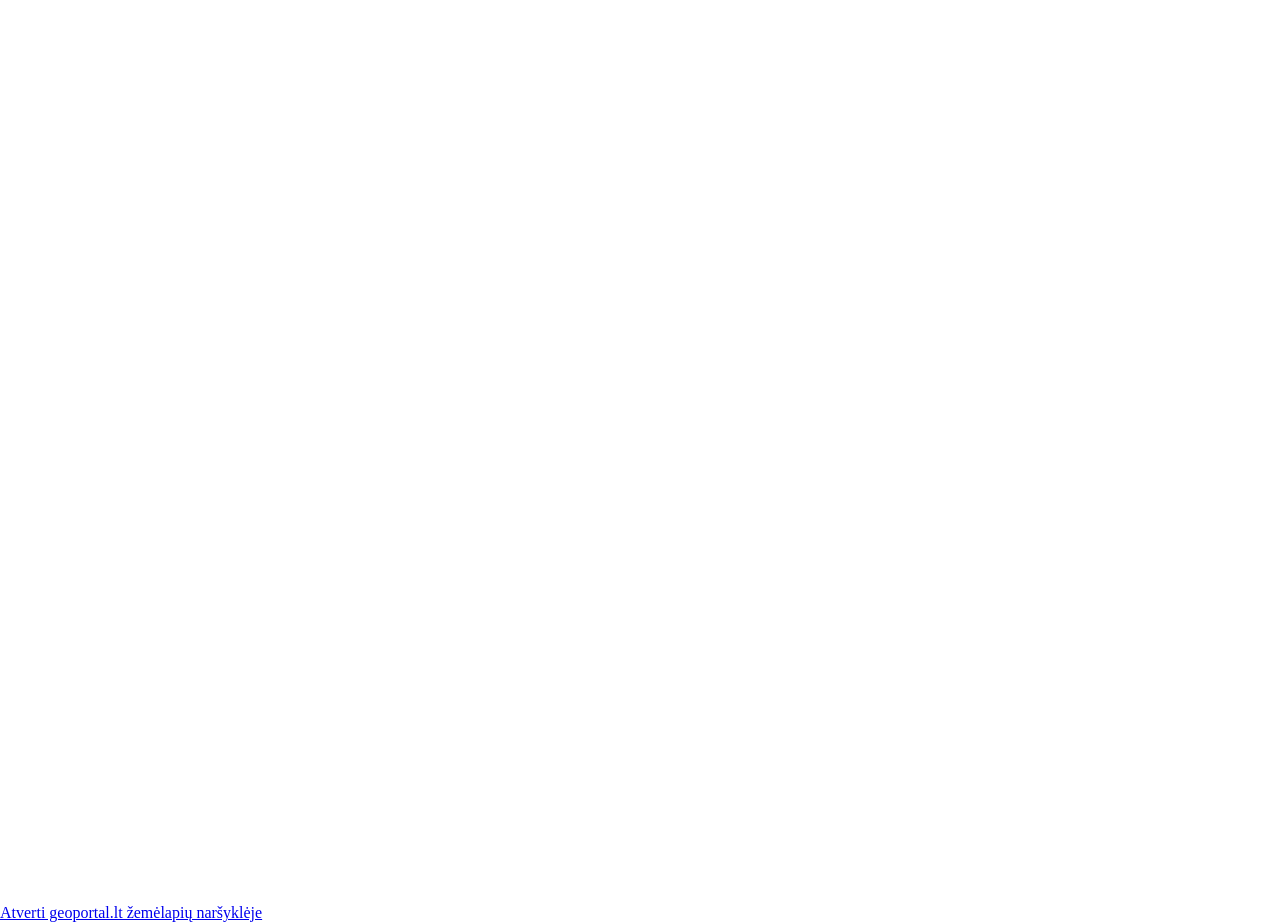
<file: 2_praktinis/index.html>
<!DOCTYPE html>
<html lang="en">
<head>
    <meta charset="UTF-8">
    <meta name="viewport" content="width=device-width, initial-scale=1.0">
    <title>Document</title>
    <style>
        html,
        body {
            height: 100%;
            margin: 0;
        }
    </style>  
</head>
<body>
    <iframe 
     width="100%" 
     height="100%" 
     frameborder="0" 
     scrolling="no" 
     marginheight="0" 
     marginwidth="0" 
     src="https://www.geoportal.lt/map/?mode=openMap#portalAction=openSavedMap&savedMapId=83906"
    ></iframe>
     <br><a 
     href="https://www.geoportal.lt/map/#portalAction=openSavedMap&savedMapId=83906" 
     target="_blank">Atverti geoportal.lt žemėlapių naršyklėje</a>
</body>
</html>
</file>
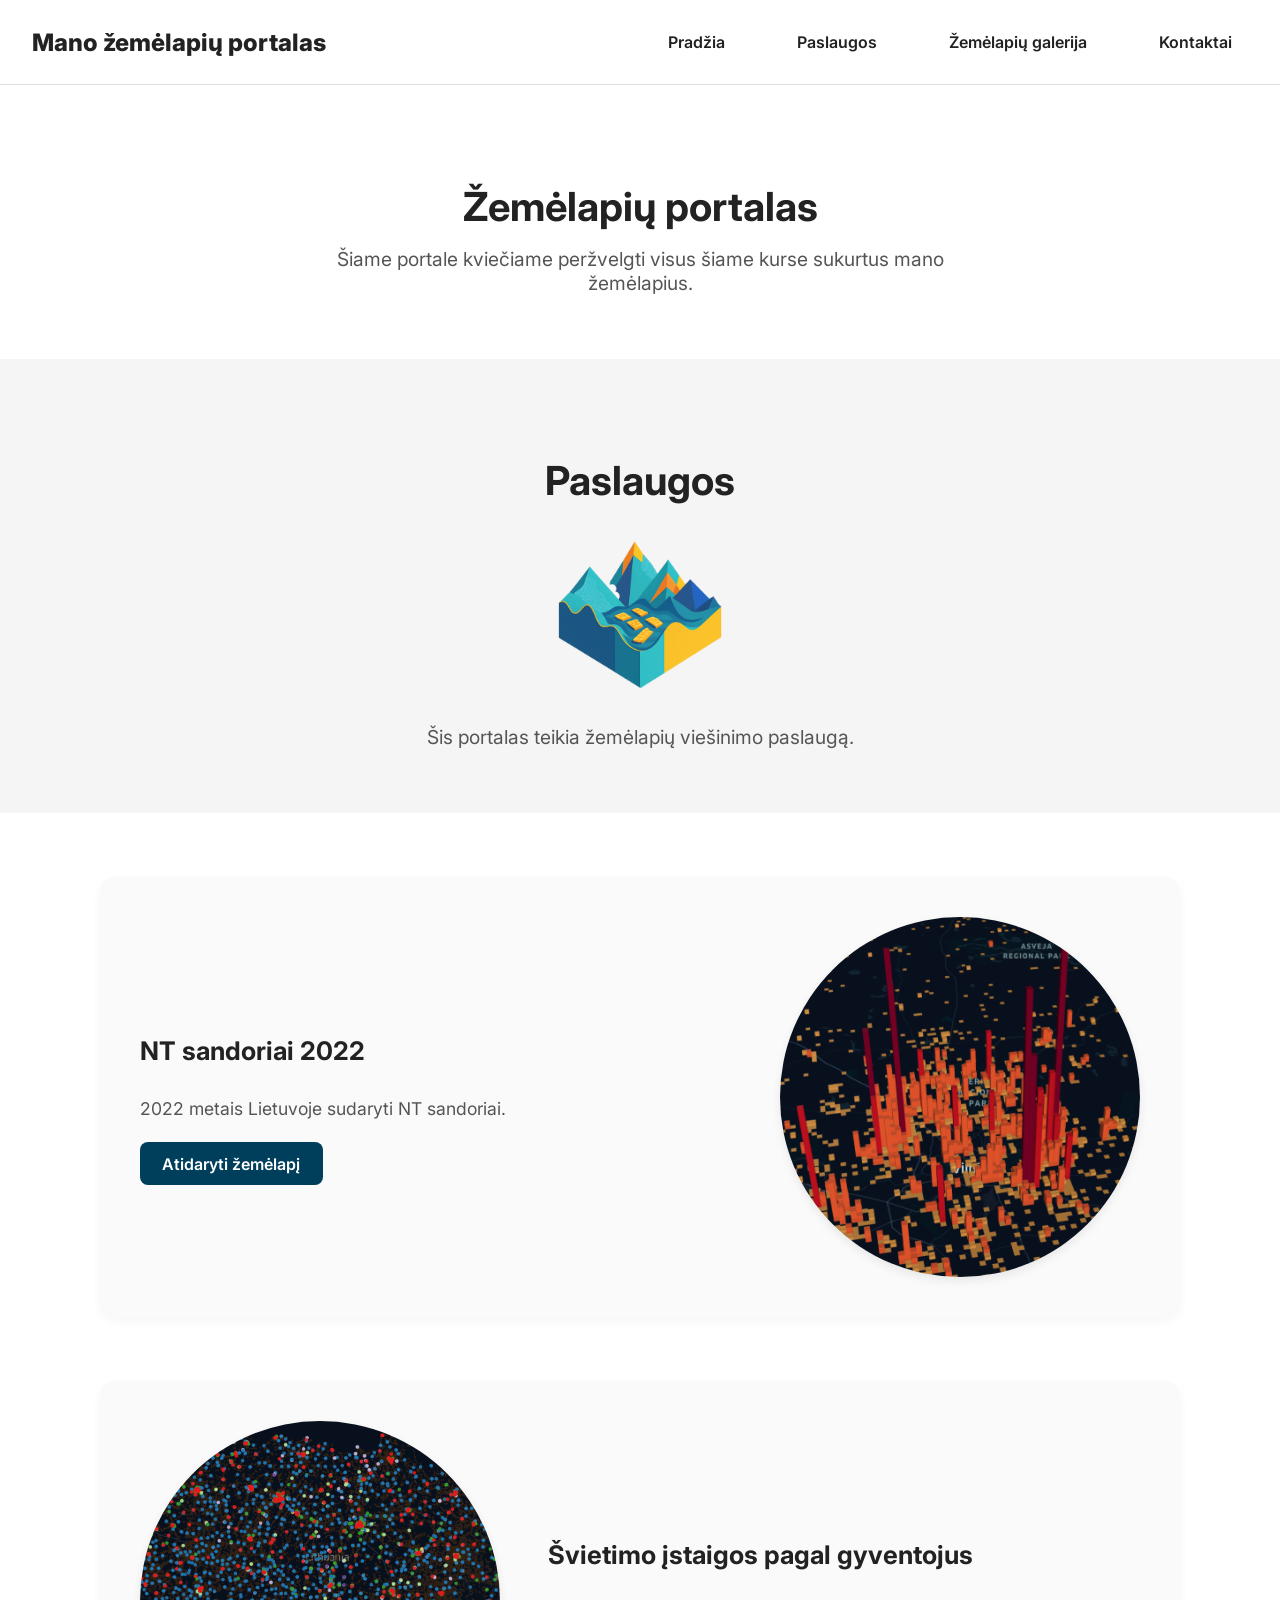
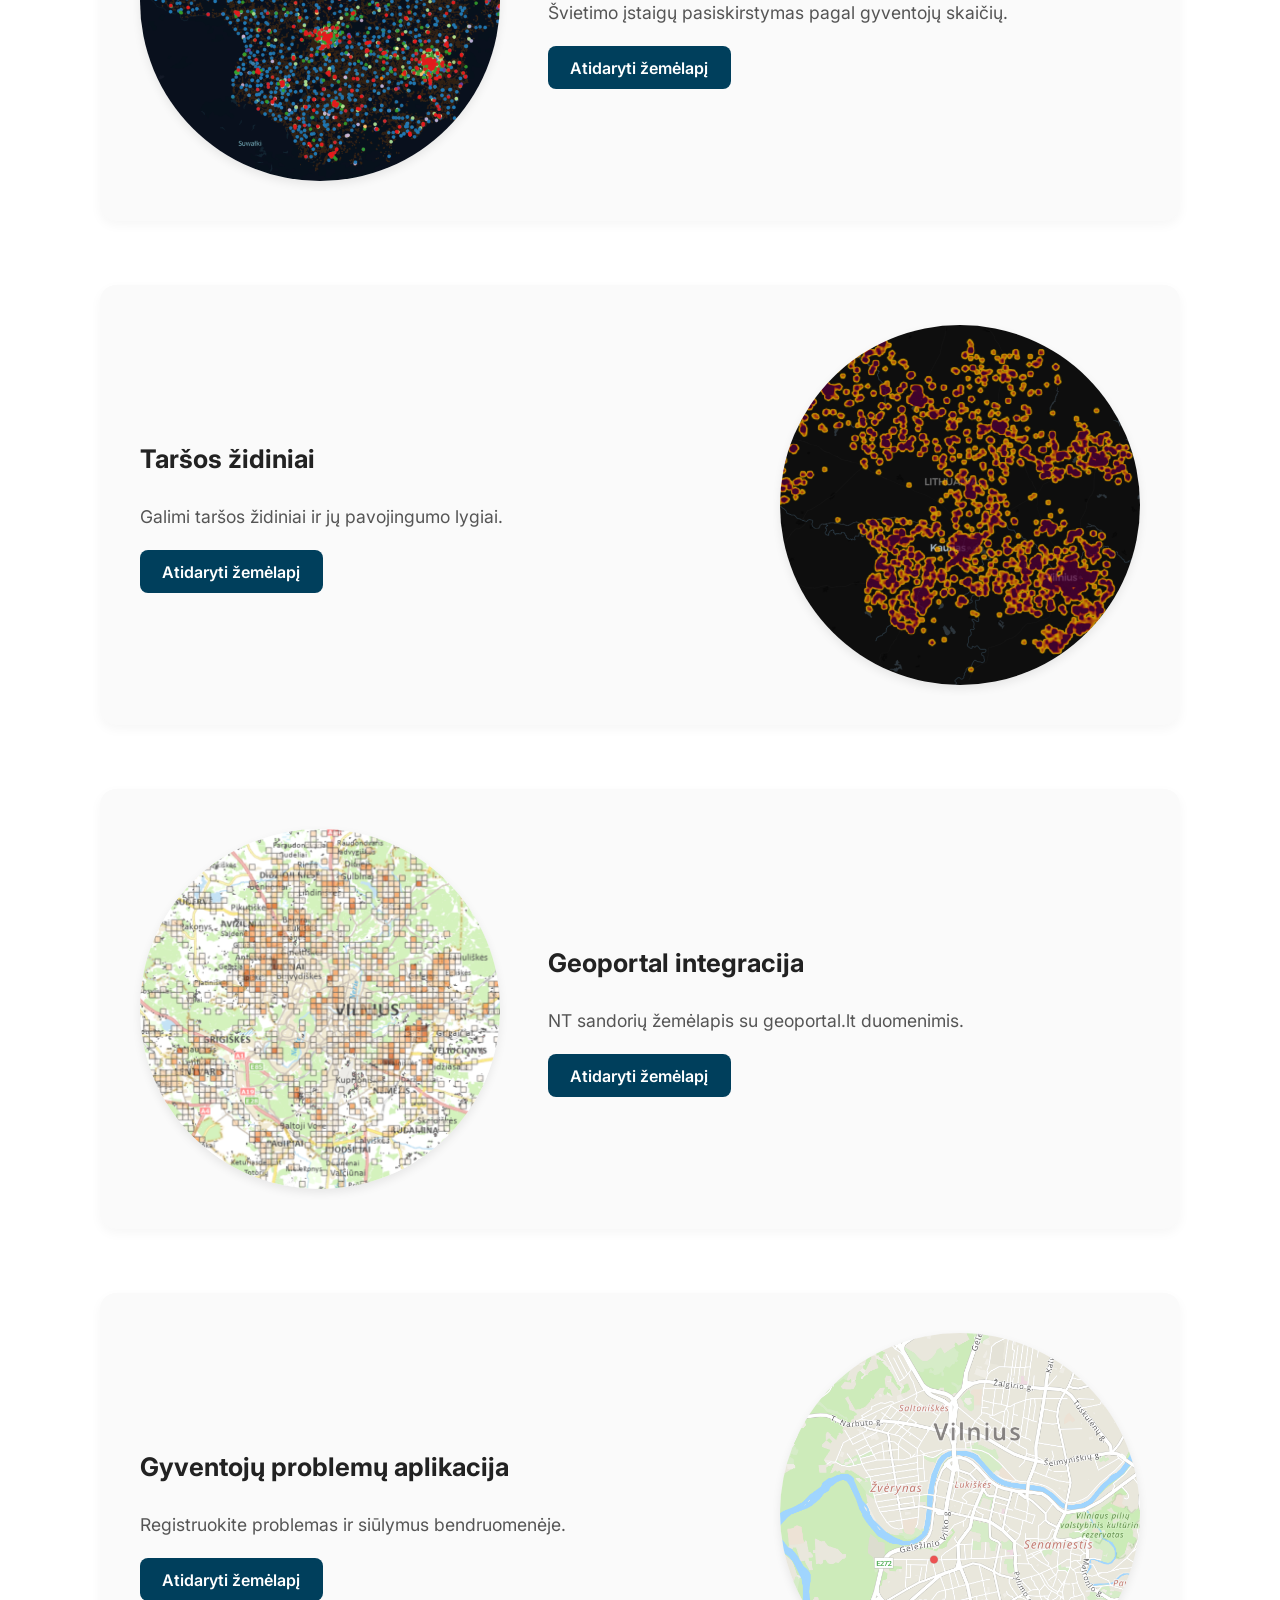
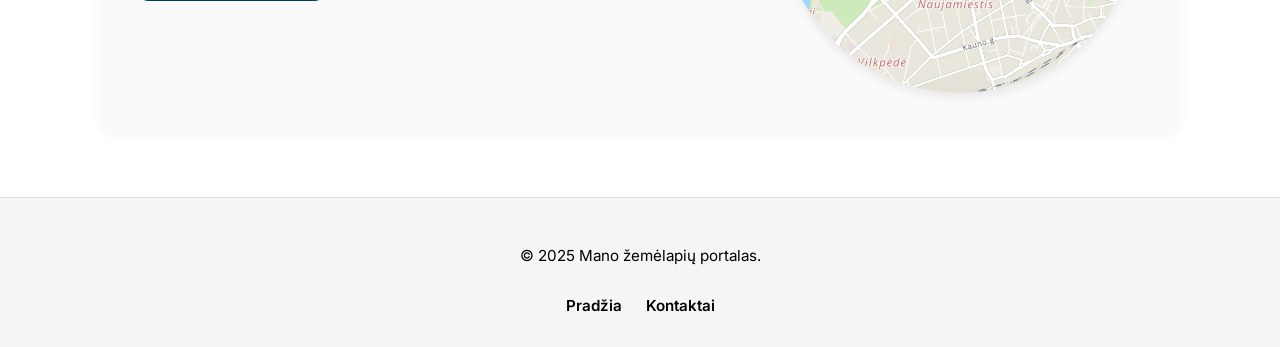
<file: 4_praktinis/index.html>
<!DOCTYPE html>
<html lang="lt">
<head>
  <meta charset="UTF-8" />
  <meta name="viewport" content="width=device-width, initial-scale=1.0" />
  <title>Mano žemėlapių portalas</title>
  <link rel="stylesheet" href="style.css" />
  <link href="https://fonts.googleapis.com/css2?family=Inter:wght@400;600;800&display=swap" rel="stylesheet">
</head>
<body>
  <header>
    <h1>Mano žemėlapių portalas</h1>
    <nav>
      <a href="index.html">Pradžia</a>
      <a href="#services">Paslaugos</a>
      <a href="#gallery">Žemėlapių galerija</a>
      <a href="contact.html">Kontaktai</a>
    </nav>
  </header>

  <section class="hero section-home">
    <h2>Žemėlapių portalas</h2>
    <p>Šiame portale kviečiame peržvelgti visus šiame kurse sukurtus mano žemėlapius.</p>
  </section>

  <section class="hero section-services" id="services">
    <h2>Paslaugos</h2>
    <img src="bg_intro.png" alt="Kalnų grafika" width="200">
    <p>Šis portalas teikia žemėlapių viešinimo paslaugą.</p>
  </section>
  
  <section class="section-gallery" id="gallery">
    <div class="card">
        <div class="card-row">
          <div class="card-text">
            <h3>NT sandoriai 2022</h3>
            <p>2022 metais Lietuvoje sudaryti NT sandoriai.</p>
            <a class="card-button" href="https://jonasvilkaitis.github.io/1_praktinis/map_1.html" target="_blank">Atidaryti žemėlapį</a>
          </div>
          <div class="card-image-bubble" style="background-image: url('map1.PNG'); background-size: cover; background-position: center;"></div>
        </div>
      </div>
      
    <div class="card">
      <div class="card-row reverse">
        <div class="card-text">
          <h3>Švietimo įstaigos pagal gyventojus</h3>
          <p>Švietimo įstaigų pasiskirstymas pagal gyventojų skaičių.</p>
          <a class="card-button" href="https://jonasvilkaitis.github.io/1_praktinis/map_2.html" target="_blank">Atidaryti žemėlapį</a>
        </div>
        <div class="card-image-bubble" style="background-image: url('Map2.PNG'); background-size: cover; background-position: center;"></div>
      </div>
    </div>
  
    <div class="card">
      <div class="card-row">
        <div class="card-text">
          <h3>Taršos židiniai</h3>
          <p>Galimi taršos židiniai ir jų pavojingumo lygiai.</p>
          <a class="card-button" href="https://jonasvilkaitis.github.io/1_praktinis/map_3.html" target="_blank">Atidaryti žemėlapį</a>
        </div>
        <div class="card-image-bubble" style="background-image: url('Map3.PNG'); background-size: cover; background-position: center;"></div>
      </div>
    </div>
  
    <div class="card">
      <div class="card-row reverse">
        <div class="card-text">
          <h3>Geoportal integracija</h3>
          <p>NT sandorių žemėlapis su geoportal.lt duomenimis.</p>
          <a class="card-button" href="https://jonasvilkaitis.github.io/2_praktinis/index.html" target="_blank">Atidaryti žemėlapį</a>
        </div>
        <div class="card-image-bubble" style="background-image: url('Map4.PNG'); background-size: cover; background-position: center;"></div>
      </div>
    </div>
  
    <div class="card">
      <div class="card-row">
        <div class="card-text">
          <h3>Gyventojų problemų aplikacija</h3>
          <p>Registruokite problemas ir siūlymus bendruomenėje.</p>
          <a class="card-button" href="https://jonasvilkaitis.github.io/3_praktinis/index.html" target="_blank">Atidaryti žemėlapį</a>
        </div>
        <div class="card-image-bubble" style="background-image: url('Map5.PNG'); background-size: cover; background-position: center;"></div>
      </div>
    </div>
  </section>

  <footer>
    <div class="footer-container">
      <p>© 2025 Mano žemėlapių portalas.</p>
      <div class="footer-links">
        <a href="index.html">Pradžia</a>
        <a href="contact.html">Kontaktai</a>
      </div>
    </div>
  </footer>
</file>
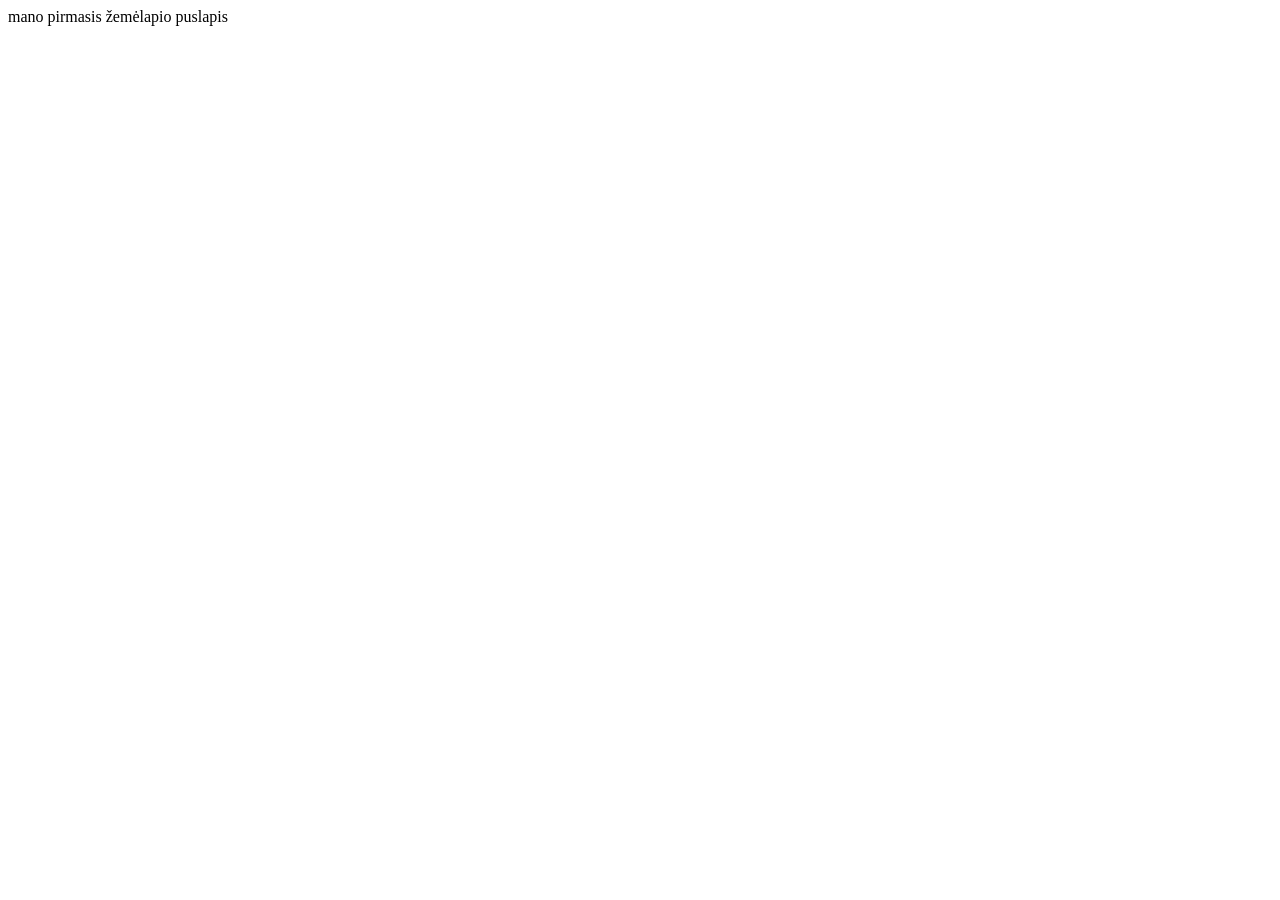
<file: 1_praktinis/map_1.html>
<!DOCTYPE html>
<html lang="en">
<head>
    <meta charset="UTF-8">
    <meta name="viewport" content="width=device-width, initial-scale=1.0">
    <title>map_1</title>
</head>
<body>
    mano pirmasis žemėlapio puslapis
</body>
</html>
</file>
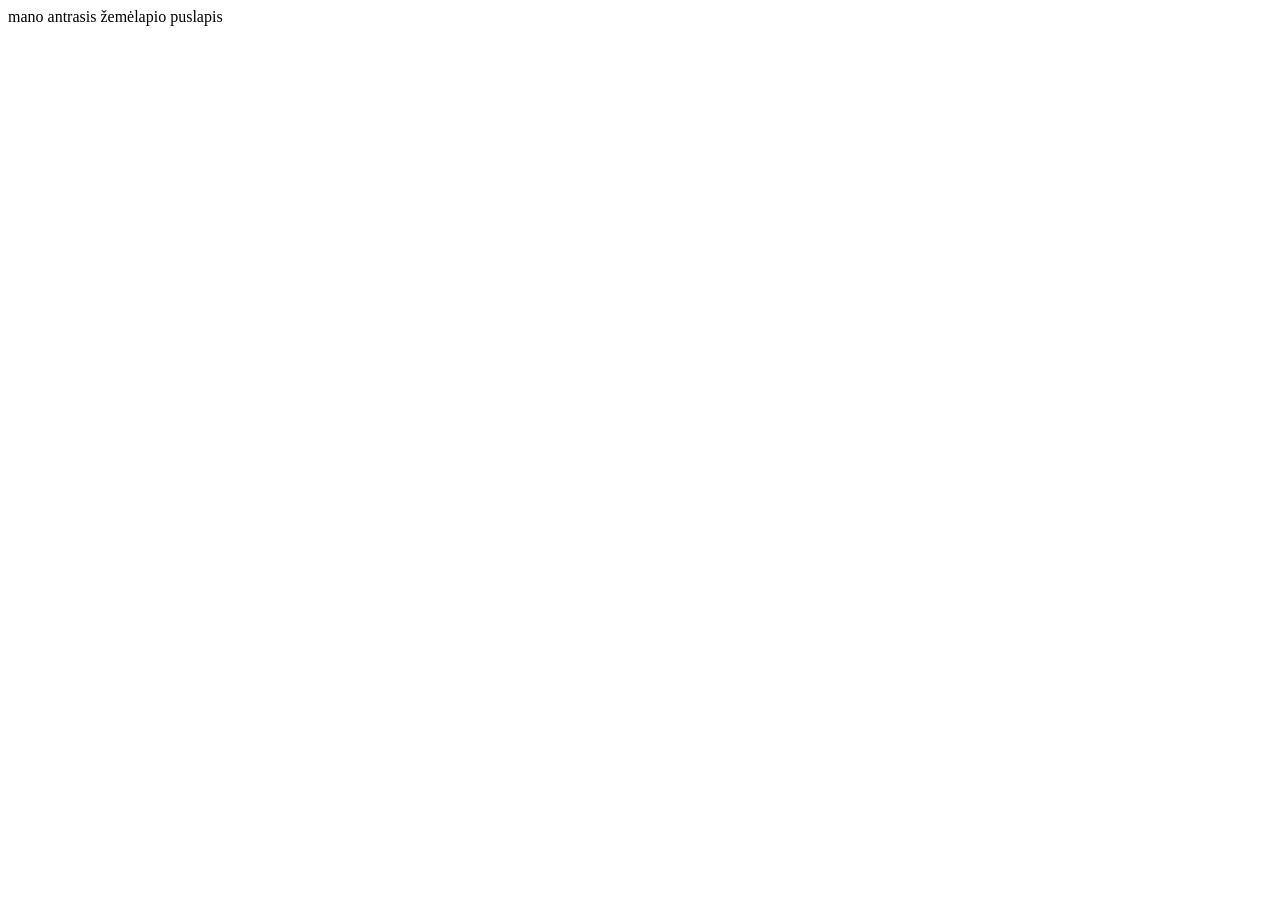
<file: 1_praktinis/map_2.html>
<!DOCTYPE html>
<html lang="en">
<head>
    <meta charset="UTF-8">
    <meta name="viewport" content="width=device-width, initial-scale=1.0">
    <title>map_2</title>
</head>
<body>
    mano antrasis žemėlapio puslapis
</body>
</html>
</file>
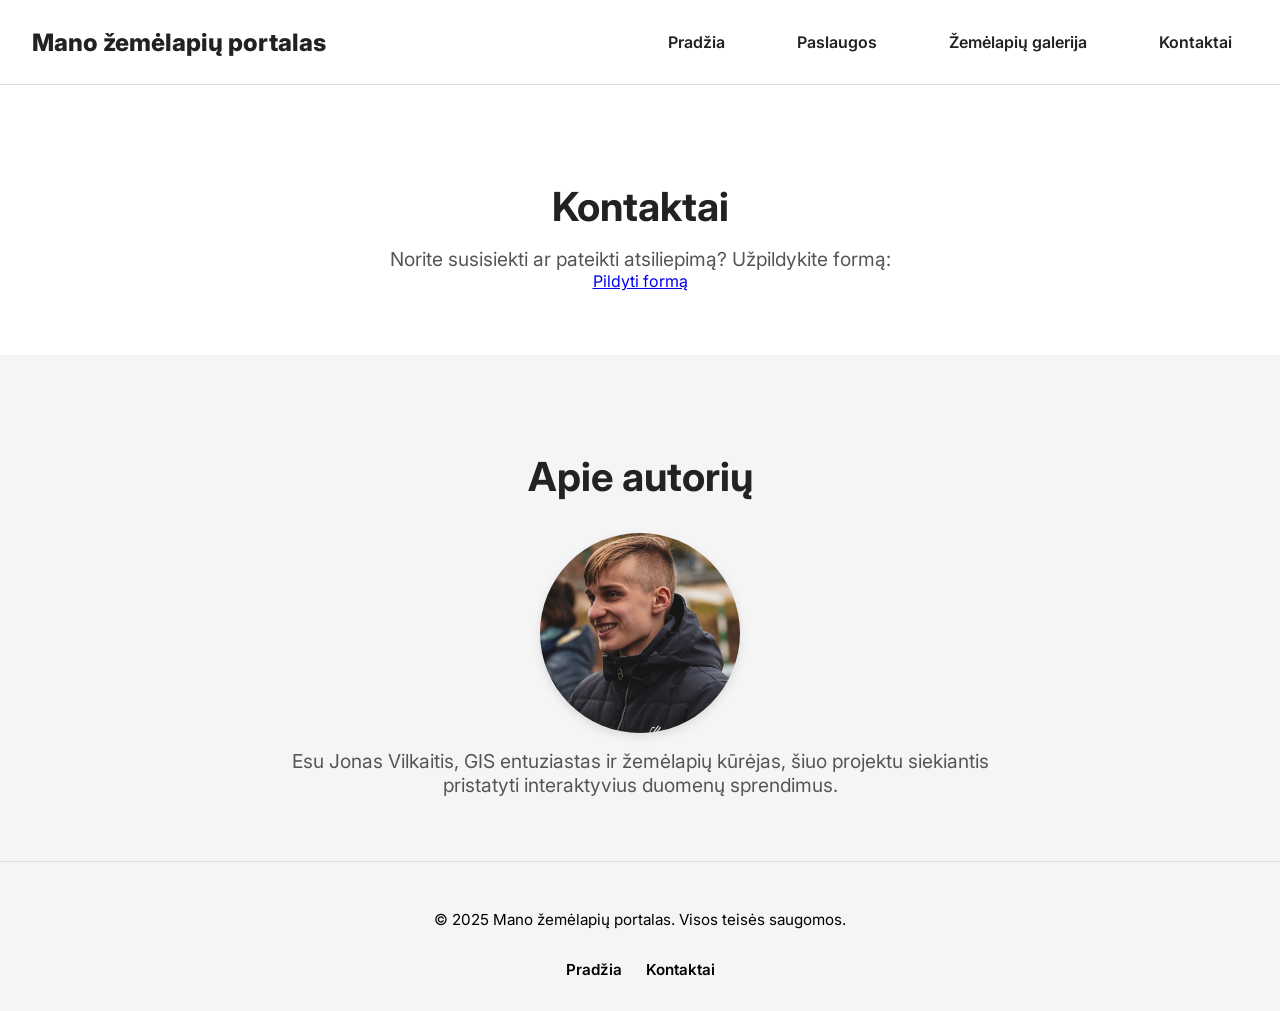
<file: 4_praktinis/contact.html>
<!DOCTYPE html>
<html lang="lt">
<head>
  <meta charset="UTF-8" />
  <meta name="viewport" content="width=device-width, initial-scale=1.0" />
  <title>Kontaktai</title>
  <link rel="stylesheet" href="style.css" />
  <link href="https://fonts.googleapis.com/css2?family=Inter:wght@400;600;800&display=swap" rel="stylesheet">
</head>
<body>
  <header>
    <h1>Mano žemėlapių portalas</h1>
    <nav>
      <a href="index.html">Pradžia</a>
      <a href="index.html#services">Paslaugos</a>
      <a href="index.html#gallery">Žemėlapių galerija</a>
      <a href="contact.html">Kontaktai</a>
    </nav>
  </header>

  <section class="hero section-home">
    <h2>Kontaktai</h2>
    <p>Norite susisiekti ar pateikti atsiliepimą? Užpildykite formą:</p>
    <a class="button" href="https://survey123.arcgis.com/share/6aa510c4aea140d8abfae6adb622528a" target="_blank">
      Pildyti formą
    </a>
  </section>

  <section class="hero section-services author-section">
    <h2>Apie autorių</h2>
    <img src="Profiline.jpg" alt="Autoriaus nuotrauka" class="author-photo">
    <p>Esu Jonas Vilkaitis, GIS entuziastas ir žemėlapių kūrėjas, šiuo projektu siekiantis pristatyti interaktyvius duomenų sprendimus.</p>
  </section>  

  <footer>
    <div class="footer-container">
      <p>© 2025 Mano žemėlapių portalas. Visos teisės saugomos.</p>
      <div class="footer-links">
        <a href="index.html">Pradžia</a>
        <a href="contact.html">Kontaktai</a>
      </div>
    </div>
  </footer>
</file>
<file: 4_praktinis/style.css>
:root {
    --primary-color: #222;
    --accent-color: #003f5c;
    --bg-white: #ffffff;
    --bg-light-grey: #f5f5f5;
    --card-bg: #fafafa;
    --border-color: #ddd;
  }
  
  body {
    margin: 0;
    font-family: 'Inter', sans-serif;
    background-color: var(--bg-light-grey);
    color: var(--primary-color);
  }
  
  header {
    background-color: var(--bg-white);
    padding: 1.5rem 2rem;
    display: flex;
    justify-content: space-between;
    align-items: center;
    border-bottom: 1px solid var(--border-color);
  }
  nav {
    display: flex;
    flex-wrap: wrap;
    gap: 1rem;
    justify-content: center;
  }
  
  nav a {
    padding: 0.5rem 1rem;
    white-space: nowrap;
    font-weight: 600;
    text-decoration: none;
    color: var(--primary-color);
  }
  @media (max-width: 600px) {
    nav {
      flex-direction: column;
      align-items: center;
    }
  
    nav a {
      width: 100%;
      text-align: center;
    }
  }    
  
  header h1 {
    margin: 0;
    font-size: 1.5rem;
    font-weight: 800;
    color: var(--primary-color);
  }
  
  nav a {
    margin-left: 1.5rem;
    text-decoration: none;
    color: var(--primary-color);
    font-weight: 600;
  }
  
  nav a:hover {
    color: var(--accent-color);
  }
  
  .hero {
    padding: 4rem 2rem;
    text-align: center;
  }
  
  .hero h2 {
    font-size: 2.5rem;
    margin-bottom: 1rem;
  }
  
  .hero p {
    font-size: 1.2rem;
    color: #555;
    max-width: 700px;
    margin: 0 auto;
  }
  
  .section-home {
    background-color: var(--bg-white);
  }
  
  .section-services {
    background-color: var(--bg-light-grey);
  }
  
  .section-gallery {
    background-color: var(--bg-white);
    padding: 4rem 2rem;
    display: flex;
    flex-direction: column;
    gap: 4rem;
    align-items: center;
  }
  
  .card {
    background: var(--card-bg);
    border-radius: 16px;
    padding: 2.5rem;
    box-shadow: 0 4px 12px rgba(0, 0, 0, 0.04);
    max-width: 1000px;
    width: 100%;
    transition: transform 0.2s ease;
  }
  
  .card:hover {
    transform: translateY(-2px);
  }
  
  .card-row {
    display: flex;
    align-items: center;
    justify-content: space-between;
    gap: 3rem;
    flex-wrap: wrap;
  }
  
  .card-row.reverse {
    flex-direction: row-reverse;
  }
  
  .card-text {
    flex: 1 1 50%;
    display: flex;
    flex-direction: column;
    justify-content: center;
  }
  
  .card-text h3 {
    font-size: 1.6rem;
    margin-bottom: 0.75rem;
  }
  
  .card-text p {
    font-size: 1.1rem;
    color: #555;
    margin-bottom: 1.25rem;
    line-height: 1.5;
  }
  
  .card-image-bubble {
    flex: 1 1 40%;
    aspect-ratio: 1 / 1;
    border-radius: 50%;
    overflow: hidden;
    position: relative;
    min-width: 260px;
    max-width: 360px;
    box-shadow: 0 4px 10px rgba(0, 0, 0, 0.08);
  }
  
  .card-image-bubble iframe {
    position: absolute;
    top: 0;
    left: 0;
    width: 100%;
    height: 100%;
    border: none;
  }
  
  .card-button {
    display: inline-block;
    padding: 0.7rem 1.4rem;
    background-color: var(--accent-color);
    color: white;
    text-decoration: none;
    border-radius: 8px;
    font-weight: 600;
    font-size: 1rem;
    align-self: flex-start;
  }
  
  .card-button:hover {
    background-color: #005f99;
  }
  
  @media (max-width: 768px) {
    .card-row,
    .card-row.reverse {
      flex-direction: column !important;
      align-items: center;
      text-align: center;
    }
  
    .card-text {
      align-items: center;
    }
  
    .card-text h3 {
      font-size: 1.4rem;
    }
  
    .card-image-bubble {
      width: 250px;
      height: 250px;
      border-radius: 50%;
      aspect-ratio: 1 / 1;
      margin-top: 1.5rem;
    }
  
    .card-button {
      width: 100%;
      text-align: center;
      margin-top: 1rem;
    }
  }
  
footer {
    text-align: center;
    padding: 2rem;
    background: var(--bg-light-grey);
    border-top: 1px solid var(--border-color);
    font-size: 0.95rem;
    color: #000000;
  }
  
  .footer-container {
    display: flex;
    flex-direction: column;
    align-items: center;
    gap: 1rem;
  }
  
  .footer-links {
    display: flex;
    gap: 1.5rem;
  }
  
  .footer-links a {
    color: #000000;
    text-decoration: none;
    font-weight: 600;
  }
  
  .footer-links a:hover {
    text-decoration: underline;
  }
  
.author-section {
  display: flex;
  flex-direction: column;
  align-items: center;
  gap: 1rem;
}

.author-photo {
  width: 200px;
  height: 200px;
  object-fit: cover;
  border-radius: 50%;
  box-shadow: 0 4px 10px rgba(0, 0, 0, 0.1);
}
</file>
